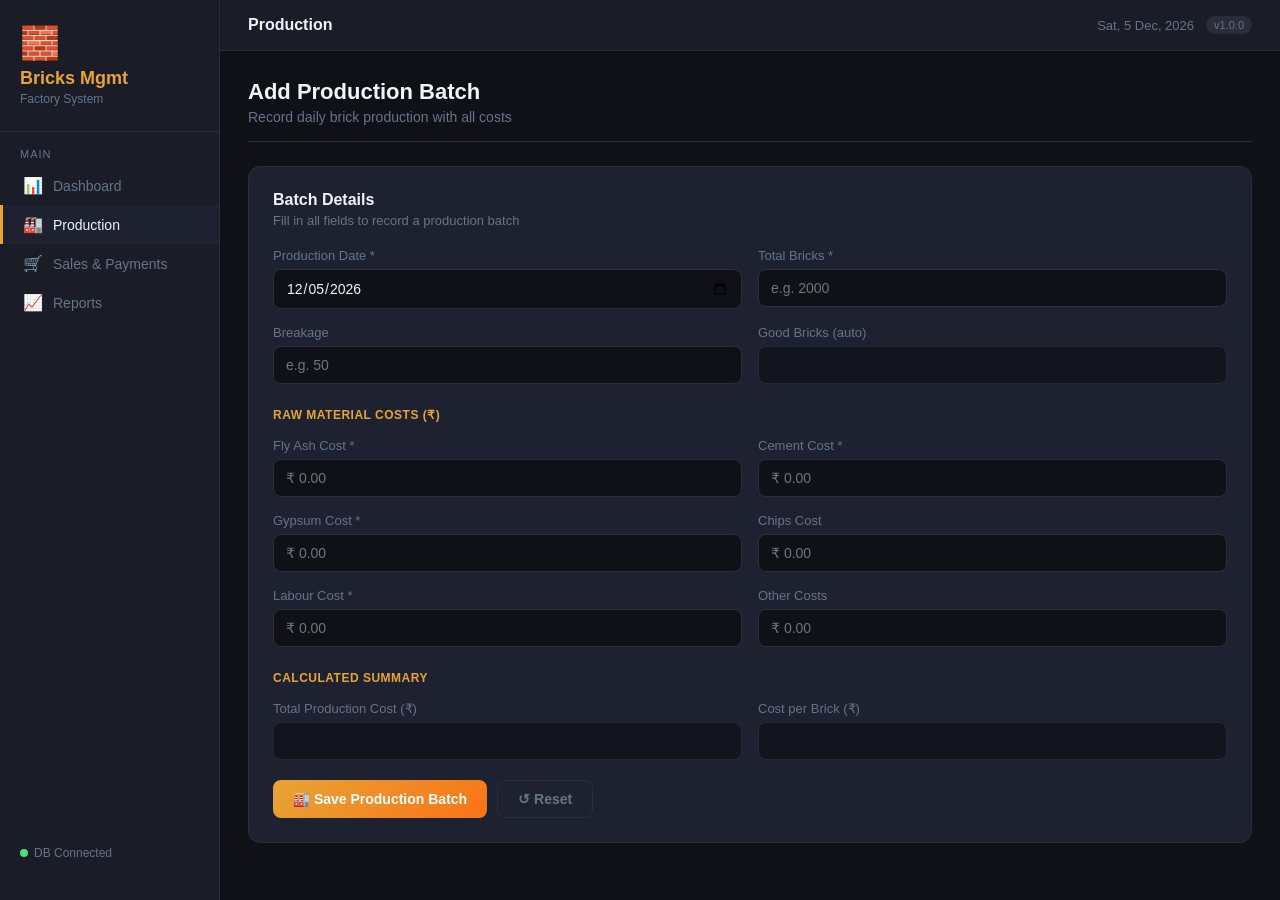
<file: frontend/production.html>
<!DOCTYPE html>
<html lang="en">
<head>
  <meta charset="UTF-8"/>
  <meta name="viewport" content="width=device-width, initial-scale=1.0"/>
  <title>Production — Bricks Management</title>
  <link rel="stylesheet" href="style.css"/>
</head>
<body>
<aside id="sidebar">
  <div class="brand"><div class="brand-icon">🧱</div><h1>Bricks Mgmt</h1><span>Factory System</span></div>
  <div class="nav-section">Main</div>
  <nav>
    <a href="index.html"><span class="ico">📊</span><span>Dashboard</span></a>
    <a href="production.html"><span class="ico">🏭</span><span>Production</span></a>
    <a href="sales.html"><span class="ico">🛒</span><span>Sales &amp; Payments</span></a>
    <a href="reports.html"><span class="ico">📈</span><span>Reports</span></a>
  </nav>
  <div class="sidebar-footer"><span class="status-dot"></span><span>DB Connected</span></div>
</aside>
<main id="main">
  <div class="topbar">
    <div class="topbar-title">Production</div>
    <div class="topbar-right"><span class="topbar-date" id="topbar-date"></span><span class="topbar-badge">v1.0.0</span></div>
  </div>
  <div class="content">
    <div class="page-header"><h2>Add Production Batch</h2><p>Record daily brick production with all costs</p><div class="divider"></div></div>
    <div class="form-panel">
      <h3>Batch Details</h3>
      <div class="subtitle">Fill in all fields to record a production batch</div>
      <div class="form-grid">
        <div class="field"><label>Production Date *</label><input type="date" id="prod-date"/></div>
        <div class="field"><label>Total Bricks *</label><input type="number" id="total-bricks" placeholder="e.g. 2000" oninput="calc()"/></div>
        <div class="field"><label>Breakage</label><input type="number" id="breakage" placeholder="e.g. 50" oninput="calc()"/></div>
        <div class="field"><label>Good Bricks (auto)</label><input type="number" id="good-bricks" readonly/></div>
        <div class="section-label">Raw Material Costs (₹)</div>
        <div class="field"><label>Fly Ash Cost *</label><input type="number" id="flyash" placeholder="₹ 0.00" oninput="calc()"/></div>
        <div class="field"><label>Cement Cost *</label><input type="number" id="cement" placeholder="₹ 0.00" oninput="calc()"/></div>
        <div class="field"><label>Gypsum Cost *</label><input type="number" id="gypsum" placeholder="₹ 0.00" oninput="calc()"/></div>
        <div class="field"><label>Chips Cost</label><input type="number" id="chips" placeholder="₹ 0.00" oninput="calc()"/></div>
        <div class="field"><label>Labour Cost *</label><input type="number" id="labour" placeholder="₹ 0.00" oninput="calc()"/></div>
        <div class="field"><label>Other Costs</label><input type="number" id="other" placeholder="₹ 0.00" oninput="calc()"/></div>
        <div class="section-label">Calculated Summary</div>
        <div class="field"><label>Total Production Cost (₹)</label><input type="number" id="total-cost" readonly style="color:var(--accent)"/></div>
        <div class="field"><label>Cost per Brick (₹)</label><input type="number" id="cost-per-brick" readonly style="color:var(--info)"/></div>
      </div>
      <div class="form-actions">
        <button class="btn btn-primary" onclick="saveBatch()">🏭 Save Production Batch</button>
        <button class="btn btn-ghost" onclick="resetForm()">↺ Reset</button>
      </div>
    </div>
  </div>
</main>
<div id="toast"><span>Action successful</span></div>
<script src="common.js"></script>
<script>
document.getElementById('prod-date').value = new Date().toISOString().split('T')[0];

function calc() {
  const total    = +document.getElementById('total-bricks').value || 0;
  const breakage = +document.getElementById('breakage').value || 0;
  const good     = Math.max(0, total - breakage);
  const flyash   = +document.getElementById('flyash').value || 0;
  const cement   = +document.getElementById('cement').value || 0;
  const gypsum   = +document.getElementById('gypsum').value || 0;
  const chips    = +document.getElementById('chips').value || 0;
  const labour   = +document.getElementById('labour').value || 0;
  const other    = +document.getElementById('other').value || 0;
  const totalCost = flyash + cement + gypsum + chips + labour + other;
  document.getElementById('good-bricks').value    = good || '';
  document.getElementById('total-cost').value     = totalCost || '';
  document.getElementById('cost-per-brick').value = good > 0 ? (totalCost / good).toFixed(2) : '';
}

async function saveBatch() {
  const date   = document.getElementById('prod-date').value;
  const total  = document.getElementById('total-bricks').value;
  const flyash = document.getElementById('flyash').value;
  const cement = document.getElementById('cement').value;
  if (!date || !total || !flyash || !cement) { toast('Fill required fields', 'error'); return; }

  const params = new URLSearchParams({
    date, totalBricks: total,
    breakage: document.getElementById('breakage').value || 0,
    flyash, cement,
    gypsum:  document.getElementById('gypsum').value  || 0,
    chips:   document.getElementById('chips').value   || 0,
    labour:  document.getElementById('labour').value  || 0,
    other:   document.getElementById('other').value   || 0
  });

  try {
    const d = await fetch(APP + '/api/production', {method:'POST', body:params}).then(r => r.json());
    if (d.success) {
      toast('Batch saved! Good Bricks: ' + d.goodBricks + ', Cost/Brick: ₹' + d.costPerBrick);
      resetForm();
    } else {
      toast(d.message || 'Error saving batch', 'error');
    }
  } catch(e) { toast('Server error', 'error'); }
}

function resetForm() {
  ['total-bricks','breakage','good-bricks','flyash','cement','gypsum','chips','labour','other','total-cost','cost-per-brick']
    .forEach(id => document.getElementById(id).value = '');
}
</script>
</body>
</html>
</file>
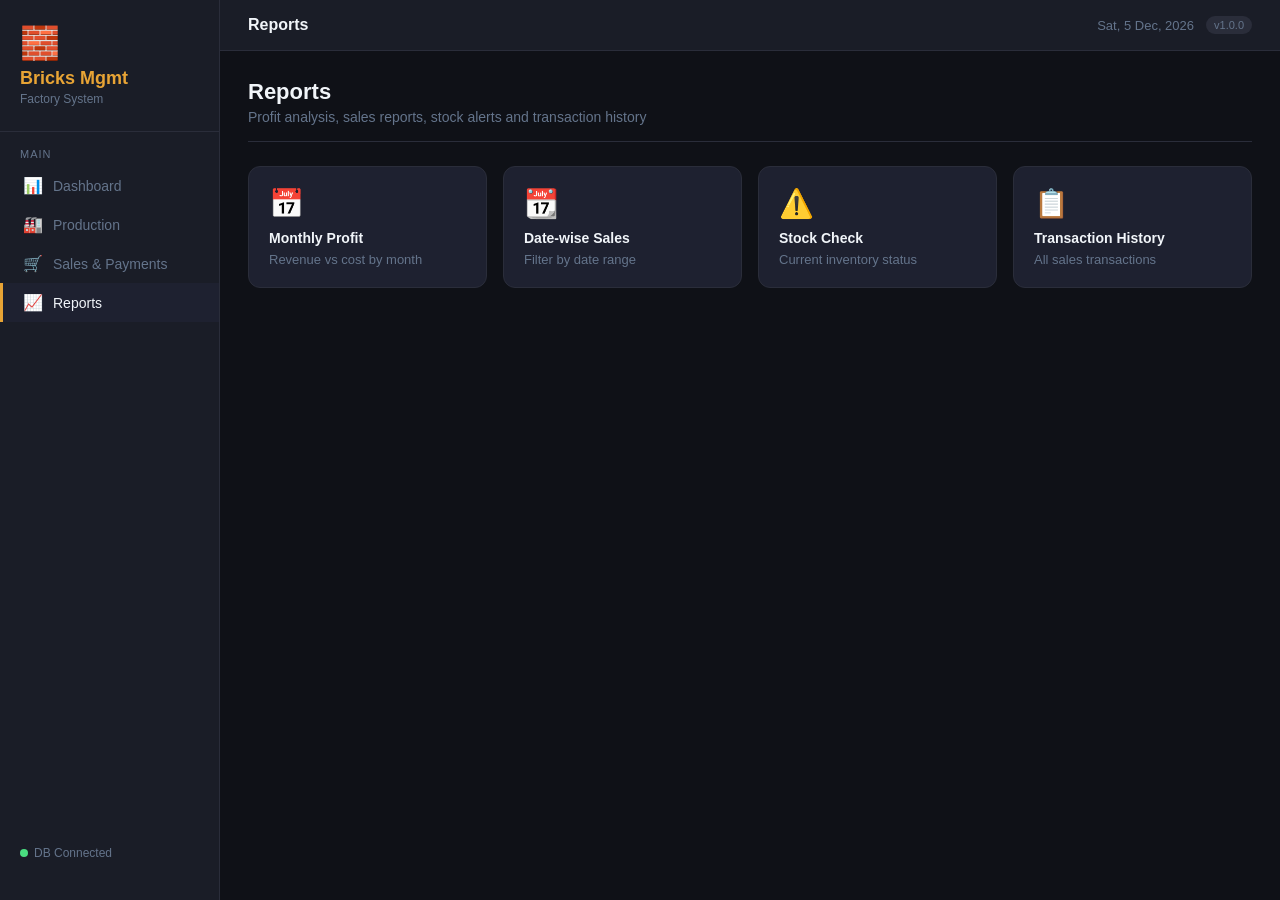
<file: frontend/reports.html>
<!DOCTYPE html>
<html lang="en">
<head>
  <meta charset="UTF-8"/>
  <meta name="viewport" content="width=device-width, initial-scale=1.0"/>
  <title>Reports — Bricks Management</title>
  <link rel="stylesheet" href="style.css"/>
</head>
<body>
<aside id="sidebar">
  <div class="brand"><div class="brand-icon">🧱</div><h1>Bricks Mgmt</h1><span>Factory System</span></div>
  <div class="nav-section">Main</div>
  <nav>
    <a href="index.html"><span class="ico">📊</span><span>Dashboard</span></a>
    <a href="production.html"><span class="ico">🏭</span><span>Production</span></a>
    <a href="sales.html"><span class="ico">🛒</span><span>Sales &amp; Payments</span></a>
    <a href="reports.html"><span class="ico">📈</span><span>Reports</span></a>
  </nav>
  <div class="sidebar-footer"><span class="status-dot"></span><span>DB Connected</span></div>
</aside>
<main id="main">
  <div class="topbar">
    <div class="topbar-title">Reports</div>
    <div class="topbar-right"><span class="topbar-date" id="topbar-date"></span><span class="topbar-badge">v1.0.0</span></div>
  </div>
  <div class="content">
    <div class="page-header"><h2>Reports</h2><p>Profit analysis, sales reports, stock alerts and transaction history</p><div class="divider"></div></div>
    <div class="report-btn-grid">
      <div class="report-card" onclick="showReport('monthly')"><div class="rc-icon">📅</div><h4>Monthly Profit</h4><p>Revenue vs cost by month</p></div>
      <div class="report-card" onclick="showReport('datewise')"><div class="rc-icon">📆</div><h4>Date-wise Sales</h4><p>Filter by date range</p></div>
      <div class="report-card" onclick="showReport('stock')"><div class="rc-icon">⚠️</div><h4>Stock Check</h4><p>Current inventory status</p></div>
      <div class="report-card" onclick="showReport('txnhistory')"><div class="rc-icon">📋</div><h4>Transaction History</h4><p>All sales transactions</p></div>
    </div>

    <div id="report-monthly" class="report-section" style="display:none">
      <div class="filter-row">
        <div class="field"><label>Select Month</label><input type="month" id="month-picker"/></div>
        <button class="btn btn-primary" onclick="loadMonthly()">Generate Report</button>
        <button class="btn btn-ghost" onclick="window.print()">Print</button>
      </div>
      <div class="table-panel" id="monthly-out" style="display:none">
        <div class="table-header"><h3>Monthly Report — <span id="monthly-label"></span></h3></div>
        <table><thead><tr><th>Metric</th><th>Value</th></tr></thead><tbody id="monthly-tbody"></tbody></table>
      </div>
    </div>

    <div id="report-datewise" class="report-section" style="display:none">
      <div class="filter-row">
        <div class="field"><label>Start Date</label><input type="date" id="date-from"/></div>
        <div class="field"><label>End Date</label><input type="date" id="date-to"/></div>
        <button class="btn btn-primary" onclick="loadDatewise()">Search</button>
        <button class="btn btn-ghost" onclick="window.print()">Print</button>
      </div>
      <div class="table-panel" id="datewise-out" style="display:none">
        <div class="table-header"><h3>Date-wise Report</h3><span class="count" id="dw-count">0</span></div>
        <table><thead><tr><th>Metric</th><th>Value</th></tr></thead><tbody id="dw-tbody"></tbody></table>
      </div>
    </div>

    <div id="report-stock" class="report-section" style="display:none">
      <div id="stock-content"><p style="color:var(--muted)">Loading...</p></div>
    </div>

    <div id="report-txnhistory" class="report-section" style="display:none">
      <div style="display:flex;justify-content:flex-end;margin-bottom:12px">
        <button class="btn btn-ghost" onclick="window.print()">Print</button>
      </div>
      <div class="table-panel">
        <div class="table-header"><h3>All Transactions</h3><span class="count" id="txn-count">loading...</span></div>
        <table>
          <thead><tr><th>ID</th><th>Customer</th><th>Qty</th><th>Price</th><th>Total</th><th>Paid</th><th>Balance</th><th>Date</th><th>Status</th></tr></thead>
          <tbody id="txn-tbody"><tr><td colspan="9" style="text-align:center;color:var(--muted)">Loading...</td></tr></tbody>
        </table>
      </div>
    </div>
  </div>
</main>
<div id="toast"><span>Action successful</span></div>
<script src="common.js"></script>
<script>
const today = new Date().toISOString().split('T')[0];
document.getElementById('date-from').value  = today.slice(0,7) + '-01';
document.getElementById('date-to').value    = today;
document.getElementById('month-picker').value = today.slice(0,7);

function showReport(name) {
  document.querySelectorAll('.report-section').forEach(s => s.style.display='none');
  document.getElementById('report-' + name).style.display = 'block';
  if (name === 'txnhistory') loadTxn();
  if (name === 'stock')      loadStock();
}

async function loadMonthly() {
  const m = document.getElementById('month-picker').value;
  if (!m) { toast('Select a month', 'error'); return; }
  try {
    const d = await fetch(APP + '/api/reports/monthly?month=' + m).then(r => r.json());
    document.getElementById('monthly-label').textContent = m;
    const margin = d.revenue > 0 ? ((d.profit/d.revenue)*100).toFixed(1) : '0.0';
    document.getElementById('monthly-tbody').innerHTML = `
      <tr><td>Total Transactions</td><td class="mono">${d.txns}</td></tr>
      <tr><td>Bricks Sold</td><td class="mono">${(d.bricks||0).toLocaleString('en-IN')}</td></tr>
      <tr><td>Total Revenue</td><td class="mono" style="color:var(--success)">₹${d.revenue.toLocaleString('en-IN')}</td></tr>
      <tr><td>Amount Received</td><td class="mono" style="color:var(--info)">₹${d.received.toLocaleString('en-IN')}</td></tr>
      <tr><td>Pending Amount</td><td class="mono" style="color:var(--danger)">₹${d.pending.toLocaleString('en-IN')}</td></tr>
      <tr><td>Net Profit</td><td class="mono" style="color:var(--accent)">₹${d.profit.toLocaleString('en-IN')}</td></tr>
      <tr><td>Profit Margin</td><td class="mono">${margin}%</td></tr>`;
    document.getElementById('monthly-out').style.display = 'block';
  } catch(e) { toast('Error loading report', 'error'); }
}

async function loadDatewise() {
  const from = document.getElementById('date-from').value;
  const to   = document.getElementById('date-to').value;
  if (!from || !to) { toast('Select both dates', 'error'); return; }
  try {
    const d = await fetch(APP + '/api/reports/datewise?from=' + from + '&to=' + to).then(r => r.json());
    document.getElementById('dw-count').textContent = d.txns + ' transactions';
    document.getElementById('dw-tbody').innerHTML = `
      <tr><td>Total Transactions</td><td class="mono">${d.txns}</td></tr>
      <tr><td>Bricks Sold</td><td class="mono">${(d.bricks||0).toLocaleString('en-IN')}</td></tr>
      <tr><td>Total Revenue</td><td class="mono" style="color:var(--success)">₹${d.revenue.toLocaleString('en-IN')}</td></tr>
      <tr><td>Total Profit</td><td class="mono" style="color:var(--accent)">₹${d.profit.toLocaleString('en-IN')}</td></tr>`;
    document.getElementById('datewise-out').style.display = 'block';
  } catch(e) { toast('Error loading report', 'error'); }
}

async function loadStock() {
  try {
    const d = await fetch(APP + '/api/reports/stock').then(r => r.json());
    document.getElementById('stock-content').innerHTML = `
      <div class="alert-strip" style="margin-bottom:14px;background:${d.low?'#2d1010':'#0d2b1f'};border-color:${d.low?'#6b0000':'#006b00'}">
        <span>${d.low?'⚠️':'✅'}</span>
        <div><strong>Stock: ${d.stock.toLocaleString('en-IN')} bricks</strong><br/>
        <small>${d.low?'Stock is LOW! Schedule a production batch soon.':'Stock level is sufficient.'}</small></div>
      </div>
      <div class="table-panel" style="max-width:400px">
        <div class="table-header"><h3>Stock Summary</h3></div>
        <table><thead><tr><th>Metric</th><th>Value</th></tr></thead><tbody>
          <tr><td>Current Stock</td><td class="mono" style="color:${d.low?'var(--danger)':'var(--success)'}">${d.stock.toLocaleString('en-IN')} bricks</td></tr>
          <tr><td>Low Stock Threshold</td><td class="mono">500 bricks</td></tr>
          <tr><td>Status</td><td><span class="badge ${d.low?'badge-red':'badge-green'}">${d.low?'LOW':'OK'}</span></td></tr>
        </tbody></table>
      </div>`;
  } catch(e) { console.error(e); }
}

async function loadTxn() {
  try {
    const data = await fetch(APP + '/api/reports/txnhistory').then(r => r.json());
    document.getElementById('txn-count').textContent = data.length + ' records';
    document.getElementById('txn-tbody').innerHTML = data.length === 0
      ? '<tr><td colspan="9" style="text-align:center;color:var(--muted)">No transactions</td></tr>'
      : data.map(t => `<tr>
          <td class="mono">#${t.id}</td><td>${t.customer}</td>
          <td class="mono">${t.qty}</td><td class="mono">₹${t.price.toFixed(2)}</td>
          <td class="mono">₹${t.total.toLocaleString('en-IN')}</td>
          <td class="mono">₹${t.paid.toLocaleString('en-IN')}</td>
          <td class="mono" style="color:${t.balance>0?'var(--danger)':'var(--success)'}">₹${t.balance.toLocaleString('en-IN')}</td>
          <td class="mono">${t.date}</td>
          <td><span class="badge ${t.status==='Paid'?'badge-green':t.status==='Partial'?'badge-orange':'badge-red'}">${t.status}</span></td>
        </tr>`).join('');
  } catch(e) { console.error(e); }
}
</script>
</body>
</html>
</file>
<file: frontend/style.css>
/* ═══════════════════════════════════════════
   FlyAsh Bricks ERP — style.css
   ═══════════════════════════════════════════ */
:root {
  --bg:       #0f1117;
  --panel:    #1a1d27;
  --card:     #1e2130;
  --border:   #2a2d3a;
  --text:     #f1f5f9;
  --muted:    #64748b;
  --accent:   #e8a435;
  --accent2:  #f97316;
  --success:  #4ade80;
  --danger:   #f87171;
  --info:     #60a5fa;
  --mono:     'Courier New', monospace;
  --fw:       'Segoe UI', sans-serif;
}

* { margin:0; padding:0; box-sizing:border-box; }
body { font-family:var(--fw); background:var(--bg); color:var(--text); display:flex; min-height:100vh; }

/* Sidebar */
#sidebar {
  width:220px; min-height:100vh; background:var(--panel);
  border-right:1px solid var(--border); display:flex;
  flex-direction:column; padding:24px 0; position:fixed;
}
.brand { padding:0 20px 24px; border-bottom:1px solid var(--border); }
.brand-icon { font-size:32px; margin-bottom:6px; }
.brand h1 { font-size:18px; font-weight:700; color:var(--accent); }
.brand span { font-size:12px; color:var(--muted); }
.nav-section { padding:16px 20px 6px; font-size:11px; color:var(--muted); text-transform:uppercase; letter-spacing:1px; }
nav a {
  display:flex; align-items:center; gap:10px;
  padding:10px 20px; color:var(--muted); text-decoration:none;
  font-size:14px; transition:.15s; border-left:3px solid transparent;
}
nav a:hover, nav a.active { color:var(--text); background:var(--card); border-left-color:var(--accent); }
.ico { font-size:16px; }
.sidebar-footer { margin-top:auto; padding:16px 20px; font-size:12px; color:var(--muted); display:flex; align-items:center; gap:6px; }
.status-dot { width:8px; height:8px; border-radius:50%; background:var(--success); }

/* Main */
#main { margin-left:220px; flex:1; min-height:100vh; }
.topbar {
  display:flex; align-items:center; justify-content:space-between;
  padding:16px 28px; border-bottom:1px solid var(--border);
  background:var(--panel); position:sticky; top:0; z-index:10;
}
.topbar-title { font-size:16px; font-weight:600; }
.topbar-right { display:flex; align-items:center; gap:12px; }
.topbar-date { font-size:13px; color:var(--muted); }
.topbar-badge { font-size:11px; background:var(--border); color:var(--muted); padding:3px 8px; border-radius:20px; }
.content { padding:28px; }

/* Page header */
.page-header { margin-bottom:24px; }
.page-header h2 { font-size:22px; font-weight:700; }
.page-header p { color:var(--muted); font-size:14px; margin-top:4px; }
.divider { height:1px; background:var(--border); margin-top:16px; }

/* Stat grid */
.stat-grid { display:grid; grid-template-columns:repeat(auto-fit,minmax(200px,1fr)); gap:16px; margin-bottom:24px; }
.stat-card {
  background:var(--card); border:1px solid var(--border);
  border-radius:12px; padding:20px; position:relative; overflow:hidden;
}
.stat-card.orange { border-top:3px solid var(--accent); }
.stat-card.green  { border-top:3px solid var(--success); }
.stat-card.blue   { border-top:3px solid var(--info); }
.stat-card.red    { border-top:3px solid var(--danger); }
.stat-label { font-size:12px; color:var(--muted); text-transform:uppercase; letter-spacing:.5px; }
.stat-value { font-size:28px; font-weight:700; margin:6px 0; }
.stat-unit  { font-size:12px; color:var(--muted); }
.stat-icon  { position:absolute; top:16px; right:16px; font-size:28px; opacity:.3; }

/* Alert */
.alert-strip {
  display:flex; align-items:center; gap:12px;
  background:#2d1f0a; border:1px solid #6b3d00;
  border-radius:10px; padding:14px 18px; margin-bottom:24px; font-size:14px;
}

/* Tables */
.table-panel { background:var(--card); border:1px solid var(--border); border-radius:12px; overflow:hidden; margin-bottom:24px; }
.table-header { display:flex; align-items:center; justify-content:space-between; padding:16px 20px; border-bottom:1px solid var(--border); }
.table-header h3 { font-size:15px; font-weight:600; }
.count { font-size:12px; background:var(--border); padding:3px 10px; border-radius:20px; color:var(--muted); }
table { width:100%; border-collapse:collapse; }
th { padding:12px 16px; text-align:left; font-size:12px; color:var(--muted); text-transform:uppercase; letter-spacing:.5px; border-bottom:1px solid var(--border); }
td { padding:12px 16px; font-size:14px; border-bottom:1px solid var(--border); }
tr:last-child td { border-bottom:none; }
tr:hover td { background:rgba(255,255,255,.02); }
.mono { font-family:var(--mono); font-size:13px; }

/* Badges */
.badge { padding:3px 10px; border-radius:20px; font-size:12px; font-weight:600; }
.badge-green  { background:#0d2b1f; color:var(--success); }
.badge-red    { background:#2b1010; color:var(--danger); }
.badge-orange { background:#2b1d0a; color:var(--accent); }

/* Forms */
.form-panel { background:var(--card); border:1px solid var(--border); border-radius:12px; padding:24px; margin-bottom:24px; }
.form-panel h3 { font-size:16px; font-weight:600; margin-bottom:4px; }
.subtitle { font-size:13px; color:var(--muted); margin-bottom:20px; }
.form-grid { display:grid; grid-template-columns:1fr 1fr; gap:16px; margin-bottom:20px; }
.form-grid.full { grid-template-columns:1fr; }
.field { display:flex; flex-direction:column; gap:6px; }
.field.span2 { grid-column:span 2; }
label { font-size:13px; color:var(--muted); font-weight:500; }
input, select {
  background:var(--bg); border:1px solid var(--border);
  color:var(--text); padding:10px 12px; border-radius:8px;
  font-size:14px; font-family:var(--fw); outline:none; transition:.15s;
}
input:focus, select:focus { border-color:var(--accent); }
input[readonly] { opacity:.7; cursor:default; }
.section-label { grid-column:span 2; font-size:12px; color:var(--accent); font-weight:600; text-transform:uppercase; letter-spacing:.5px; margin-top:8px; }
hr.section-divider { grid-column:span 2; border:none; border-top:1px solid var(--border); }

/* Buttons */
.form-actions { display:flex; gap:10px; }
.btn { padding:10px 20px; border-radius:8px; font-size:14px; font-weight:600; cursor:pointer; border:none; font-family:var(--fw); transition:.15s; }
.btn-primary { background:linear-gradient(135deg,var(--accent),var(--accent2)); color:#fff; }
.btn-primary:hover { opacity:.9; }
.btn-ghost { background:transparent; border:1px solid var(--border); color:var(--muted); }
.btn-ghost:hover { color:var(--text); border-color:var(--text); }
.btn-success { background:#0d2b1f; color:var(--success); border:1px solid var(--success); }
.btn-success:hover { background:var(--success); color:#000; }
.btn-sm { padding:6px 14px; font-size:13px; }

/* Two column layout */
.two-col { display:grid; grid-template-columns:1fr 1fr; gap:24px; }

/* Filter row */
.filter-row { display:flex; gap:12px; align-items:flex-end; margin-bottom:20px; flex-wrap:wrap; }
.filter-row .field { min-width:160px; }

/* Report cards */
.report-btn-grid { display:grid; grid-template-columns:repeat(auto-fit,minmax(200px,1fr)); gap:16px; margin-bottom:28px; }
.report-card {
  background:var(--card); border:1px solid var(--border);
  border-radius:12px; padding:20px; cursor:pointer; transition:.15s;
}
.report-card:hover { border-color:var(--accent); transform:translateY(-2px); }
.rc-icon { font-size:28px; margin-bottom:10px; }
.report-card h4 { font-size:14px; font-weight:600; margin-bottom:6px; }
.report-card p { font-size:13px; color:var(--muted); }
.report-section { animation:fadeIn .2s ease; }

/* Customer cards */
.cust-card {
  cursor:pointer; padding:12px 16px; background:var(--bg);
  border:1px solid var(--border); border-radius:8px;
  margin-bottom:8px; display:flex; justify-content:space-between;
  align-items:center; transition:.15s;
}
.cust-card:hover { border-color:var(--accent); }

/* Toast */
#toast {
  position:fixed; bottom:24px; right:24px;
  background:var(--success); color:#000;
  padding:12px 20px; border-radius:10px;
  font-size:14px; font-weight:600; opacity:0;
  transition:opacity .3s; pointer-events:none; z-index:999;
}
#toast.show { opacity:1; }

@keyframes fadeIn { from { opacity:0; transform:translateY(8px); } to { opacity:1; transform:none; } }

@media (max-width:768px) {
  #sidebar { width:60px; }
  #sidebar .brand h1, #sidebar .brand span, nav a span:last-child,
  .nav-section, .sidebar-footer span:last-child { display:none; }
  #main { margin-left:60px; }
  .two-col, .form-grid { grid-template-columns:1fr; }
  .field.span2 { grid-column:span 1; }
}
</file>
